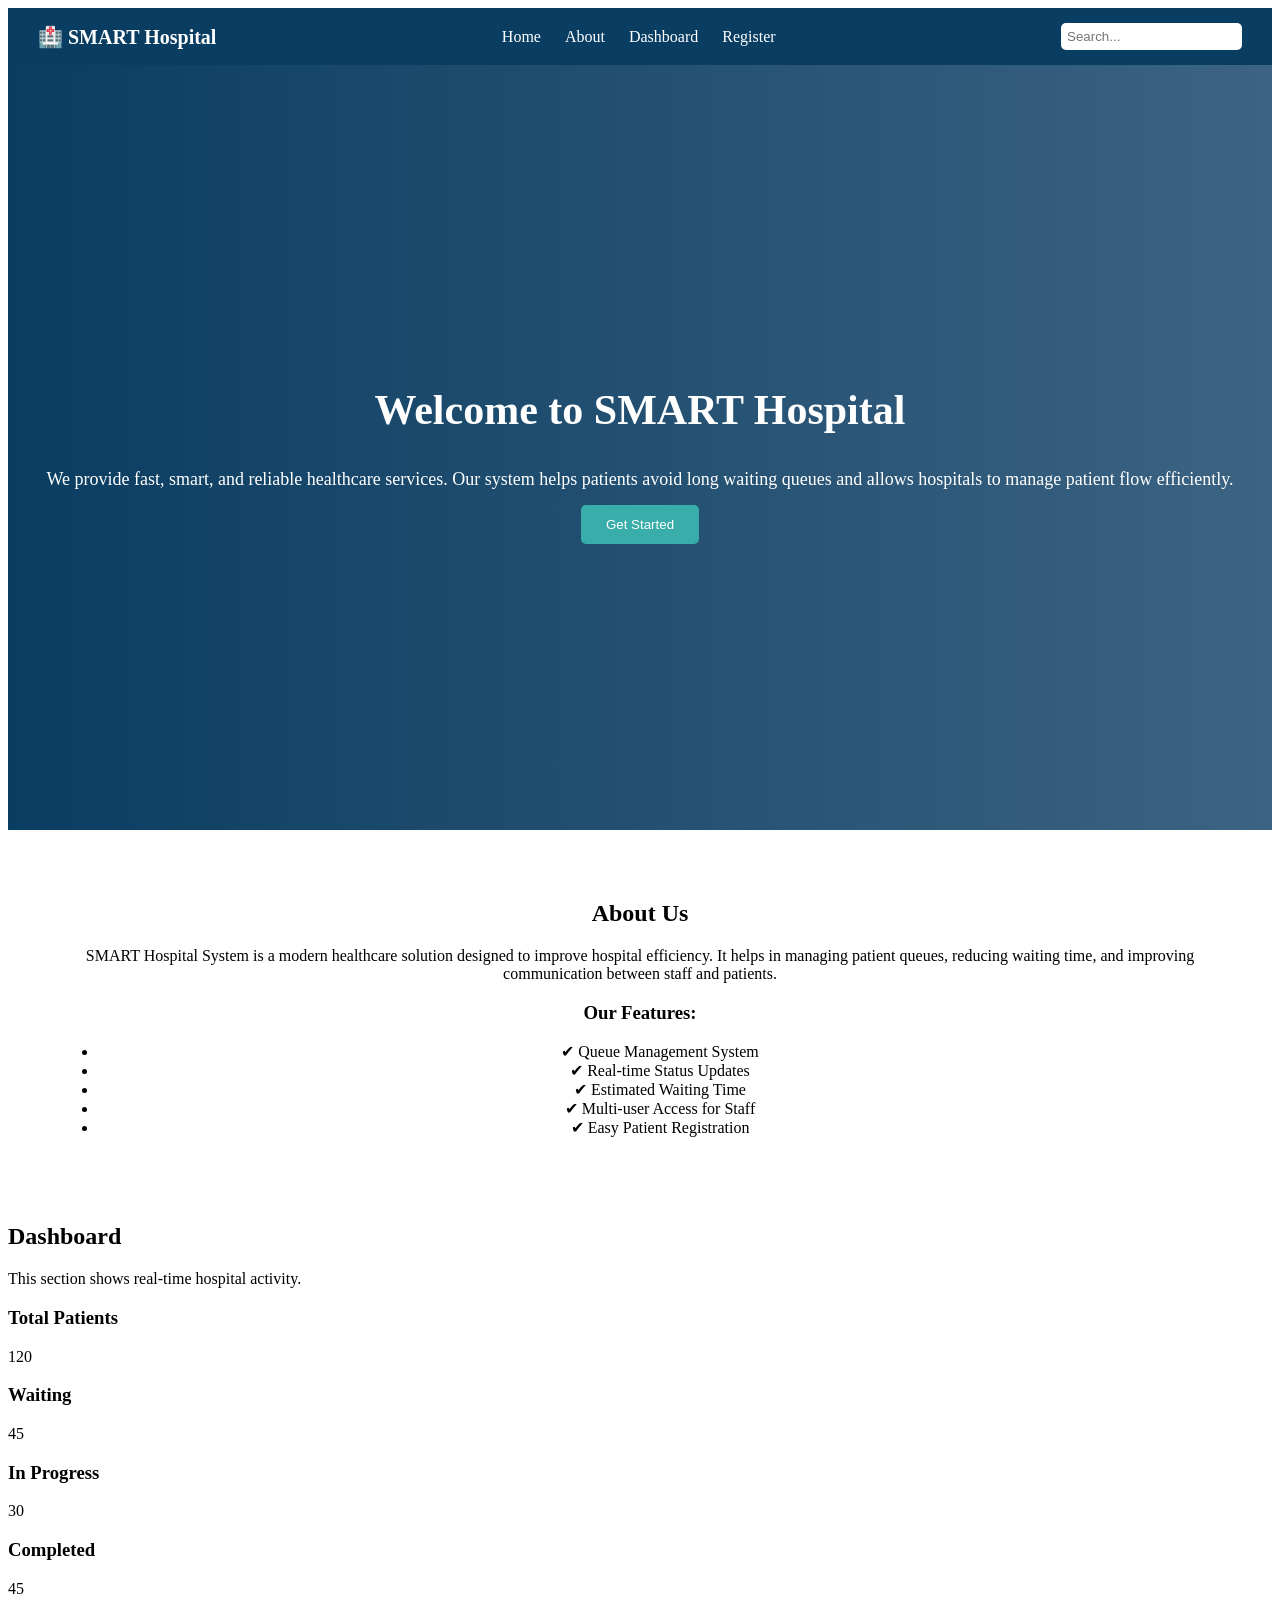
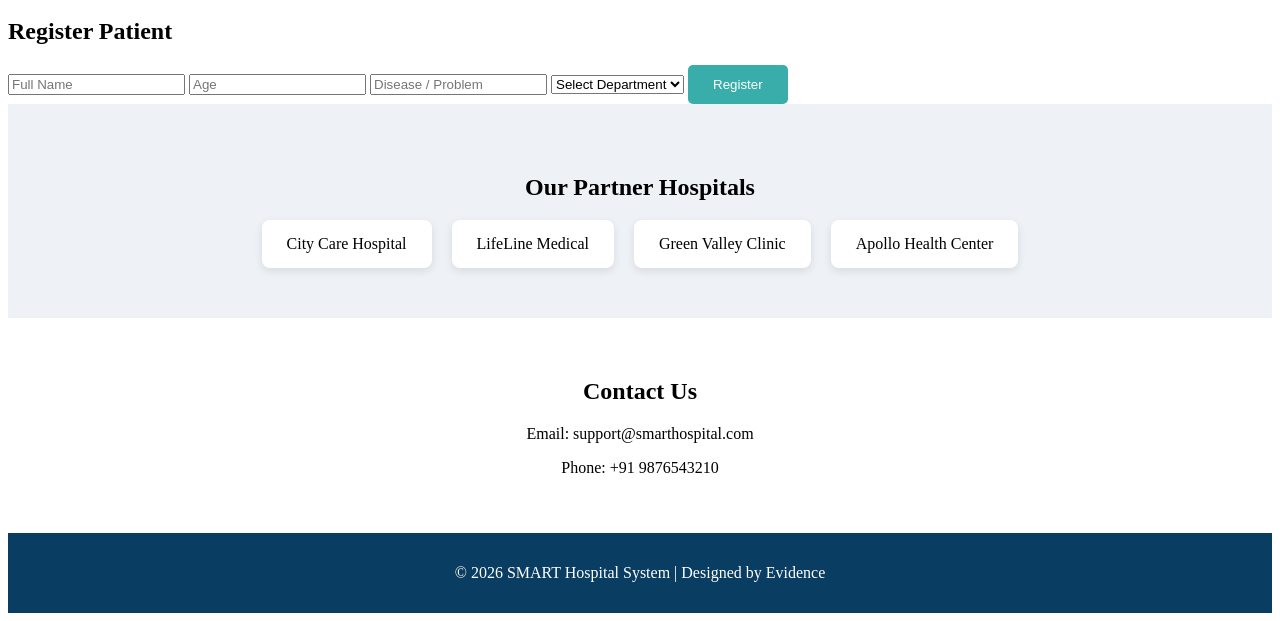
<file: index.html>
<!-- This is for the Homepage window-->
<!DOCTYPE html>
<html lang="en">
<head>
    <title>SMART Hospital</title>
    <link rel="stylesheet" href="style.css">
</head>
<body>

<!-- Header / Navbar -->
<header>
    <div class="logo">🏥 SMART Hospital</div>
    <nav>
        <a href="#home">Home</a>
        <a href="#about">About</a>
        <a href="#dashboard">Dashboard</a>
        <a href="#register">Register</a>
    </nav>
    <input type="text" placeholder="Search..." class="search-bar">
</header>

<!-- Home Section -->
<section id="home" class="hero">
    <div class="hero-content">
        <h1>Welcome to SMART Hospital</h1>
        <p>
            We provide fast, smart, and reliable healthcare services.
            Our system helps patients avoid long waiting queues and
            allows hospitals to manage patient flow efficiently.
        </p>
        <button class="btn" onclick="document.getElementById('register').scrollIntoView()">
            Get Started
        </button>
    </div>
</section>

<!-- About Section -->
<section id="about" class="about">
    <h2>About Us</h2>
    <p>
        SMART Hospital System is a modern healthcare solution designed
        to improve hospital efficiency. It helps in managing patient queues,
        reducing waiting time, and improving communication between staff and patients.
    </p>

    <h3>Our Features:</h3>
    <ul>
        <li>✔ Queue Management System</li>
        <li>✔ Real-time Status Updates</li>
        <li>✔ Estimated Waiting Time</li>
        <li>✔ Multi-user Access for Staff</li>
        <li>✔ Easy Patient Registration</li>
    </ul>
</section>

<!-- Dashboard Section -->
<section id="dashboard" class="dashboard">
    <h2>Dashboard</h2>
    <p>This section shows real-time hospital activity.</p>

    <div class="dashboard-box">
        <div class="card">
            <h3>Total Patients</h3>
            <p>120</p>
        </div>

        <div class="card">
            <h3>Waiting</h3>
            <p>45</p>
        </div>

        <div class="card">
            <h3>In Progress</h3>
            <p>30</p>
        </div>

        <div class="card">
            <h3>Completed</h3>
            <p>45</p>
        </div>
    </div>
</section>

<!-- Register Section -->
<section id="register" class="register">
    <h2>Register Patient</h2>

    <form>
        <input type="text" placeholder="Full Name" required>
        <input type="number" placeholder="Age" required>
        <input type="text" placeholder="Disease / Problem" required>

        <select>
            <option>Select Department</option>
            <option>General</option>
            <option>Cardiology</option>
            <option>Orthopedics</option>
            <option>Neurology</option>
        </select>

        <button type="submit" class="btn">Register</button>
    </form>
</section>

<!-- Partner Hospitals -->
<section class="partners">
    <h2>Our Partner Hospitals</h2>
    <div class="partner-box">
        <div class="partner">City Care Hospital</div>
        <div class="partner">LifeLine Medical</div>
        <div class="partner">Green Valley Clinic</div>
        <div class="partner">Apollo Health Center</div>
    </div>
</section>

<!-- Contact Section -->
<section class="contact">
    <h2>Contact Us</h2>
    <p>Email: support@smarthospital.com</p>
    <p>Phone: +91 9876543210</p>
</section>

<!-- Footer -->
<footer>
    <p>© 2026 SMART Hospital System | Designed by Evidence</p>
</footer>

</body>
</html>
</file>
<file: style.css>
<!--For CSS design-->
/* Reset */
body {
    margin: 0;
    font-family: 'Segoe UI', sans-serif;
    background: #f5f7fa;
}

/* Header */
header {
    display: flex;
    justify-content: space-between;
    align-items: center;
    background: #0a3d62;
    padding: 15px 30px;
    color: white;
}

.logo {
    font-size: 20px;
    font-weight: bold;
}

nav a {
    margin: 0 10px;
    text-decoration: none;
    color: white;
    font-weight: 500;
}

nav a:hover {
    color: #82ccdd;
}

/* Search Bar */
.search-bar {
    padding: 6px;
    border-radius: 5px;
    border: none;
}

/* Hero Section */
.hero {
    height: 85vh;
    background: linear-gradient(to right, #0a3d62, #3c6382);
    display: flex;
    justify-content: center;
    align-items: center;
    text-align: center;
    color: white;
}

.hero-content h1 {
    font-size: 42px;
}

.hero-content p {
    margin: 15px 0;
    font-size: 18px;
}

/* Button */
.btn {
    padding: 12px 25px;
    background: #38ada9;
    border: none;
    color: white;
    border-radius: 5px;
    cursor: pointer;
    transition: 0.3s;
}

.btn:hover {
    background: #079992;
}

/* About */
.about {
    padding: 50px;
    text-align: center;
}

/* Partners */
.partners {
    padding: 50px;
    background: #eef2f7;
    text-align: center;
}

.partner-box {
    display: flex;
    justify-content: center;
    gap: 20px;
    flex-wrap: wrap;
}

.partner {
    background: white;
    padding: 15px 25px;
    border-radius: 8px;
    box-shadow: 0 3px 8px rgba(0,0,0,0.1);
    transition: 0.3s;
}

.partner:hover {
    transform: scale(1.05);
}

/* Contact */
.contact {
    padding: 40px;
    text-align: center;
}

/* Footer */
footer {
    background: #0a3d62;
    color: white;
    text-align: center;
    padding: 15px;
}

/* Responsive */
@media (max-width: 768px) {
    header {
        flex-direction: column;
        gap: 10px;
    }

    .hero-content h1 {
        font-size: 28px;
    }
}
</file>
